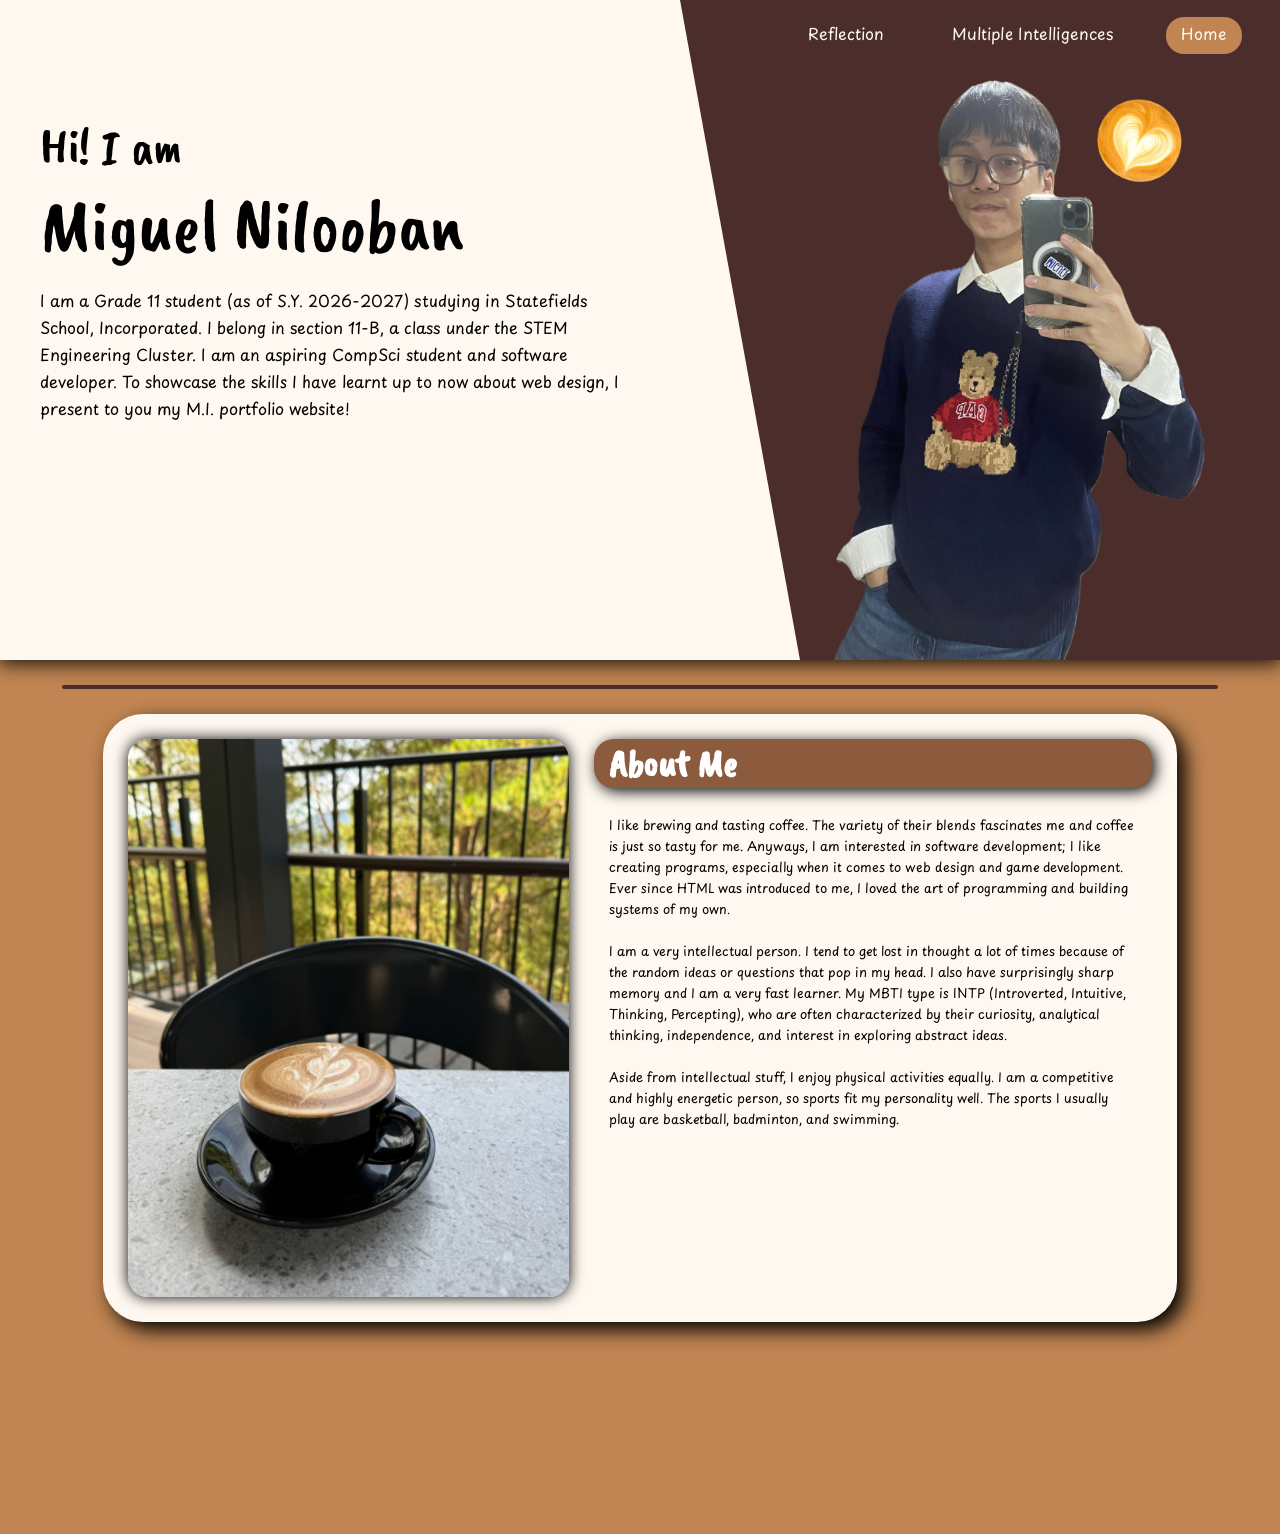
<file: index.html>
<!DOCTYPE html>
<html lang="en">
<head>
    <meta charset="UTF-8">
    <meta name="viewport" content="width=device-width, initial-scale=1.0">
    <title>HOME - M.N. MI Portfolio</title>
    <link rel="stylesheet" href="styles.css">
    <link rel="preconnect" href="https://fonts.googleapis.com">
    <link rel="preconnect" href="https://fonts.gstatic.com" crossorigin>
    <link href="https://fonts.googleapis.com/css2?family=Caveat+Brush&display=swap" rel="stylesheet">
    <link href="https://fonts.googleapis.com/css2?family=Playpen+Sans+Arabic:wght@100..800&display=swap" rel="stylesheet">
</head>
<body>
    <header>
        <div class="NavBar">
            <a href="reflection.html">Reflection</a>
            <a href="MIs.html">Multiple Intelligences</a>
            <a href="#" class="selected">Home</a>
        </div>
    </header>
    <main>
        <div class="flex">
            <section class="flex-section left">
                <div class="divtext">
                    <p class="title-a">Hi! I am</p>
                    <p class="title-b">Miguel Nilooban</p>
                    <p>I am a Grade 11 student (as of S.Y. 2026-2027) studying in Statefields School, Incorporated. I belong in section 11-B, a class under the STEM Engineering Cluster. I am an aspiring CompSci student and software developer. To showcase the skills I have learnt up to now about web design, I present to you my M.I. portfolio website!</p>
                </div>
            </section>
            <section class="flex-section right">
                <img src="Images/Untitled design.png" alt="A picture of myself.. siguro di kinaya yung kapogian ko hahaha ✌️">
            </section>
        </div>
        <hr>
        <section class="info">
            <img src="Images/Coffee.png" alt="A picture of a latte on a table">
            <div class="info-text">
                <div>About Me</div>
                <p>I like brewing and tasting coffee. The variety of their blends fascinates me and coffee is just so tasty for me. Anyways, I am interested in software development; I like creating programs, especially when it comes to web design and game development. Ever since HTML was introduced to me, I loved the art of programming and building systems of my own.<br><br>I am a very intellectual person. I tend to get lost in thought a lot of times because of the random ideas or questions that pop in my head. I also have surprisingly sharp memory and I am a very fast learner. My MBTI type is INTP (Introverted, Intuitive, Thinking, Percepting), who are often characterized by their curiosity, analytical thinking, independence, and interest in exploring abstract ideas.<br><br>Aside from intellectual stuff, I enjoy physical activities equally. I am a competitive and highly energetic person, so sports fit my personality well. The sports I usually play are basketball, badminton, and swimming.</p>
            </div>
        </section>
    </main>
    <br><br><br><br><br><br>
</body>
</html>
</file>
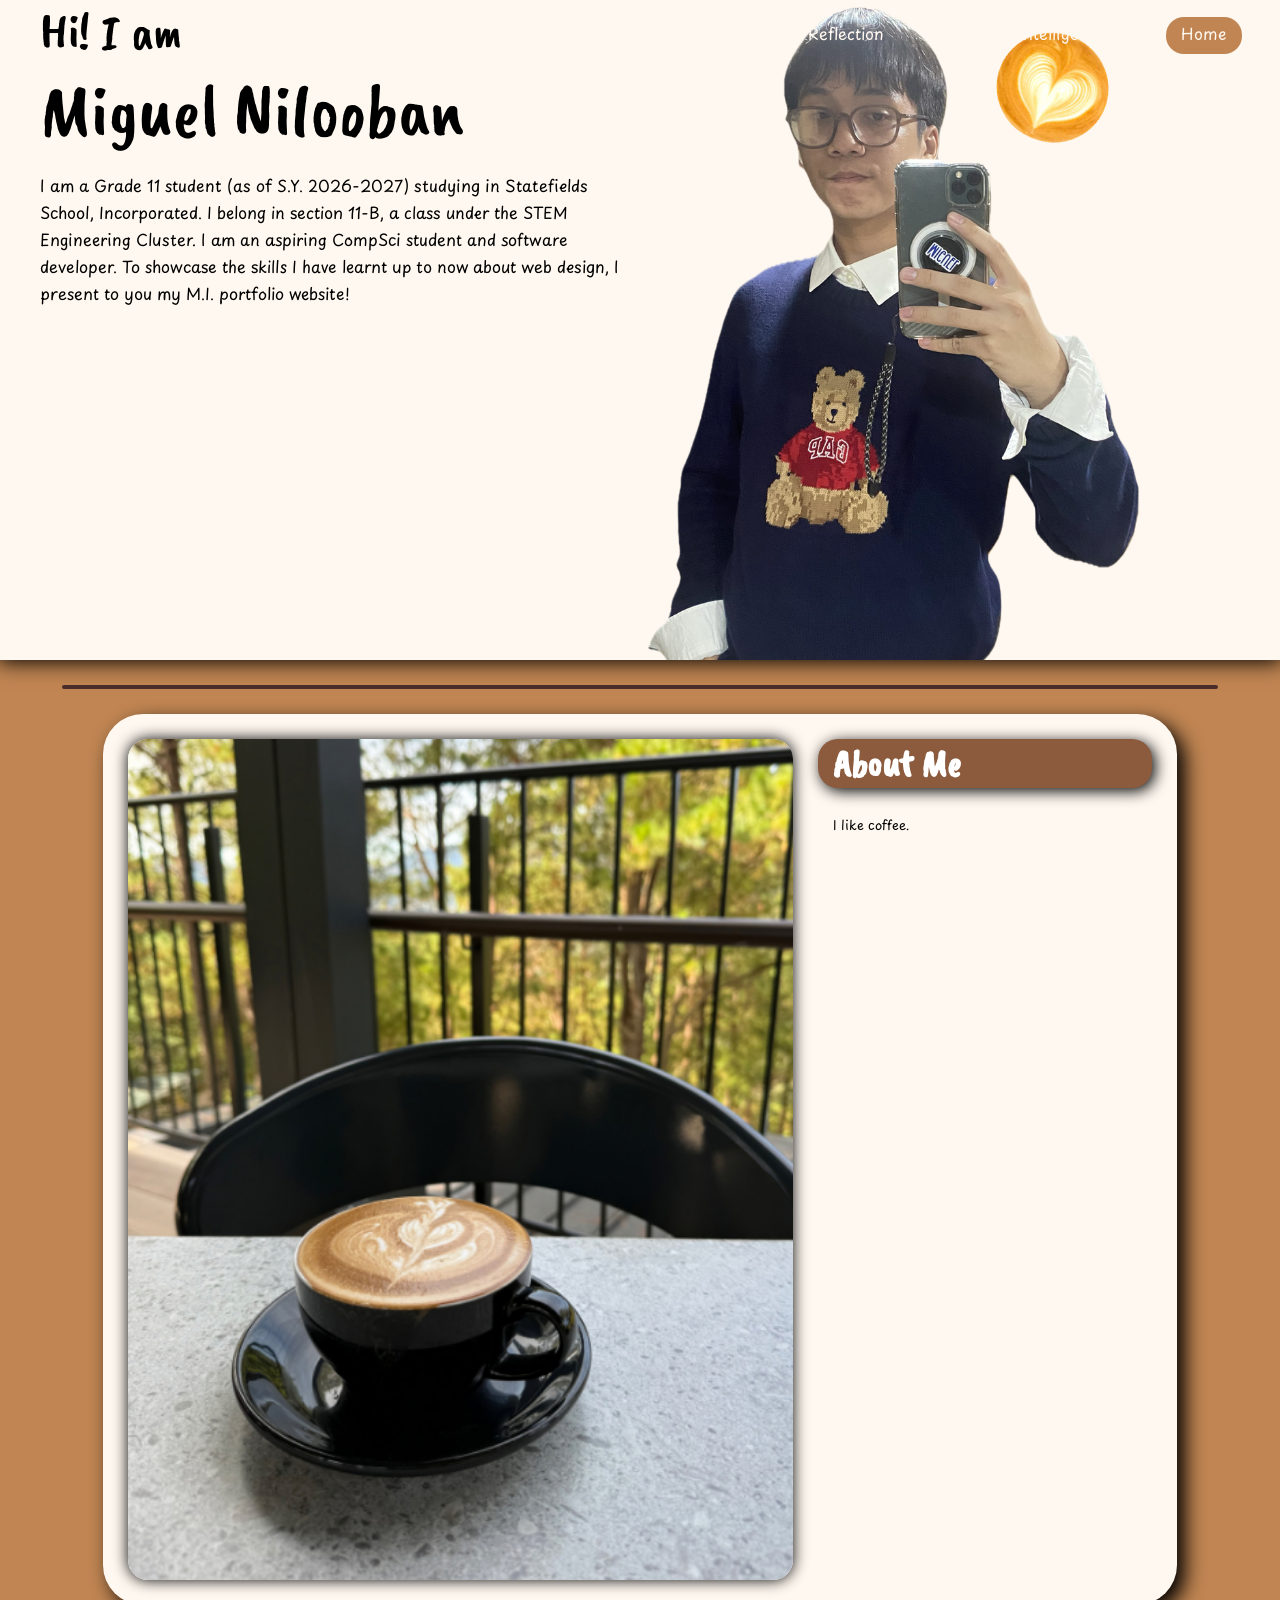
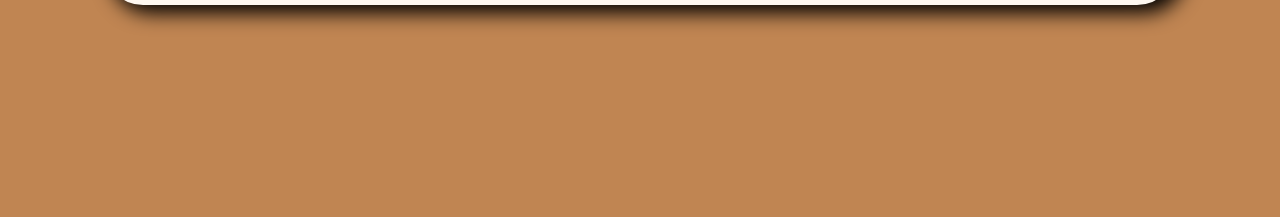
<file: main.html>
<!DOCTYPE html>
<html lang="en">
<head>
    <meta charset="UTF-8">
    <meta name="viewport" content="width=device-width, initial-scale=1.0">
    <title>HOME - M.N. MI Portfolio</title>
    <link rel="stylesheet" href="styles.css">
    <link rel="preconnect" href="https://fonts.googleapis.com">
    <link rel="preconnect" href="https://fonts.gstatic.com" crossorigin>
    <link href="https://fonts.googleapis.com/css2?family=Caveat+Brush&display=swap" rel="stylesheet">
    <link href="https://fonts.googleapis.com/css2?family=Playpen+Sans+Arabic:wght@100..800&display=swap" rel="stylesheet">
</head>
<body>
    <header>
        <div class="NavBar">
            <a href="#">Reflection</a>
            <a href="#">Multiple Intelligences</a>
            <a href="#" class="selected">Home</a>
        </div>
    </header>
    <main>
        <div class="flex">
            <section class="flex-section text">
                <div class="divtext">
                    <p class="title-a">Hi! I am</p>
                    <p class="title-b">Miguel Nilooban</p>
                    <p>I am a Grade 11 student (as of S.Y. 2026-2027) studying in Statefields School, Incorporated. I belong in section 11-B, a class under the STEM Engineering Cluster. I am an aspiring CompSci student and software developer. To showcase the skills I have learnt up to now about web design, I present to you my M.I. portfolio website!</p>
                </div>
            </section>
            <section class="flex-section image">
                <img src="Images/Untitled design.png" alt="A picture of myself.. siguro di kinaya yung kapogian ko hahaha ✌️">
            </section>
        </div>
        <hr>
        <section class="info">
            <img src="Images/Coffee.png">
            <div class="info-text">
                <div>About Me</div>
                <p>I like coffee.</p>
            </div>
        </section>
    </main>
    <br><br><br><br><br><br>
</body>
</html>
</file>
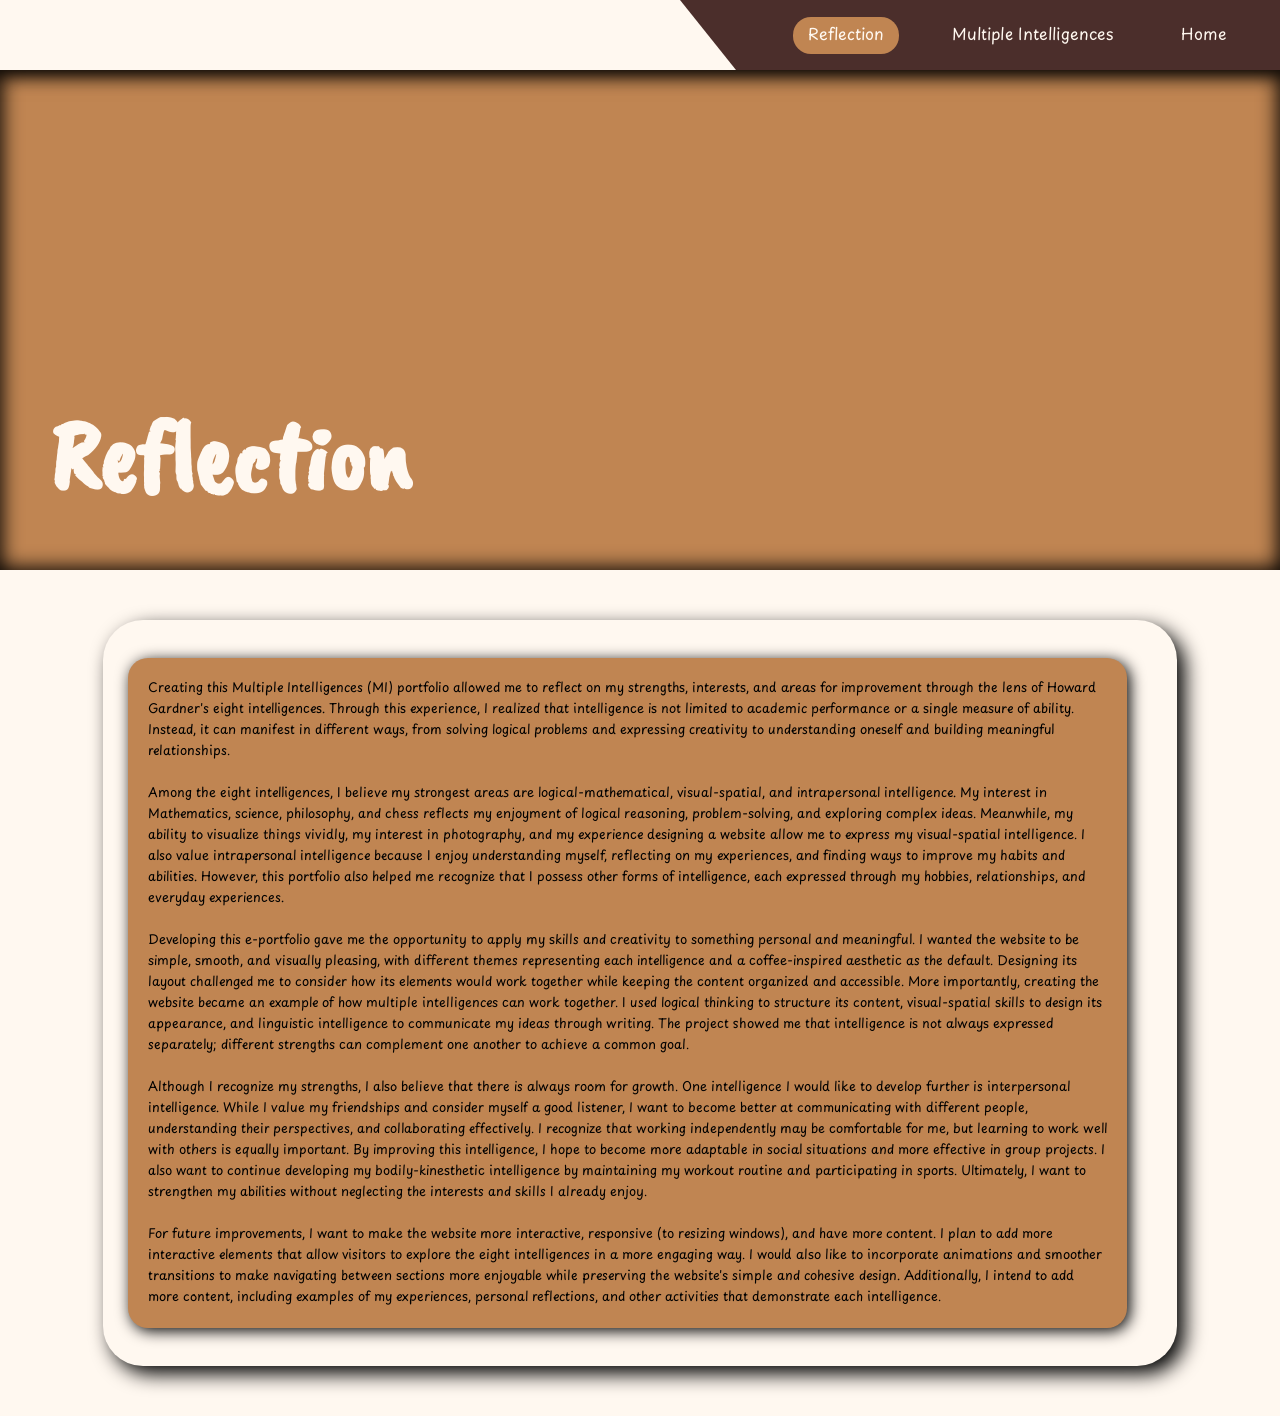
<file: reflection.html>
<!DOCTYPE html>
<html lang="en">
<head>
    <meta charset="UTF-8">
    <meta name="viewport" content="width=device-width, initial-scale=1.0">
    <title>Reflection - M.N. MI Portfolio</title>
    <link rel="stylesheet" href="styles.css">
    <link rel="preconnect" href="https://fonts.googleapis.com">
    <link rel="preconnect" href="https://fonts.gstatic.com" crossorigin>
    <link href="https://fonts.googleapis.com/css2?family=Caveat+Brush&display=swap" rel="stylesheet">
    <link href="https://fonts.googleapis.com/css2?family=Playpen+Sans+Arabic:wght@100..800&display=swap" rel="stylesheet">
    <style>
        body {
            background-color: #FFF8F0;
        }

        .info .info-text p {
            border-radius: 20px;
            padding: 20px;
            background-color: #C08552;
            color: black;
            box-shadow: 3px 3px 15px 0px black;
        }
    </style>
</head>
<body>
    <header>
        <div class="NavBar">
            <a href="#" class="selected">Reflection</a>
            <a href="MIs.html">Multiple Intelligences</a>
            <a href="index.html">Home</a>
        </div>
        <div class="flex nav">
            <section class="flex-section left">
            </section>
            <section class="flex-section right">
            </section>
        </div>
        <section class="title-section">
            <p class="intelligence">Reflection</p>
        </section>
    </header>
    <main>
        <section class="info">
            <div class="info-text">
                <p>Creating this Multiple Intelligences (MI) portfolio allowed me to reflect on my strengths, interests, and areas for improvement through the lens of Howard Gardner's eight intelligences. Through this experience, I realized that intelligence is not limited to academic performance or a single measure of ability. Instead, it can manifest in different ways, from solving logical problems and expressing creativity to understanding oneself and building meaningful relationships.<br><br>
                
                Among the eight intelligences, I believe my strongest areas are logical-mathematical, visual-spatial, and intrapersonal intelligence. My interest in Mathematics, science, philosophy, and chess reflects my enjoyment of logical reasoning, problem-solving, and exploring complex ideas. Meanwhile, my ability to visualize things vividly, my interest in photography, and my experience designing a website allow me to express my visual-spatial intelligence. I also value intrapersonal intelligence because I enjoy understanding myself, reflecting on my experiences, and finding ways to improve my habits and abilities. However, this portfolio also helped me recognize that I possess other forms of intelligence, each expressed through my hobbies, relationships, and everyday experiences.<br><br>
                
                Developing this e-portfolio gave me the opportunity to apply my skills and creativity to something personal and meaningful. I wanted the website to be simple, smooth, and visually pleasing, with different themes representing each intelligence and a coffee-inspired aesthetic as the default. Designing its layout challenged me to consider how its elements would work together while keeping the content organized and accessible. More importantly, creating the website became an example of how multiple intelligences can work together. I used logical thinking to structure its content, visual-spatial skills to design its appearance, and linguistic intelligence to communicate my ideas through writing. The project showed me that intelligence is not always expressed separately; different strengths can complement one another to achieve a common goal.<br><br>
                
                Although I recognize my strengths, I also believe that there is always room for growth. One intelligence I would like to develop further is interpersonal intelligence. While I value my friendships and consider myself a good listener, I want to become better at communicating with different people, understanding their perspectives, and collaborating effectively. I recognize that working independently may be comfortable for me, but learning to work well with others is equally important. By improving this intelligence, I hope to become more adaptable in social situations and more effective in group projects. I also want to continue developing my bodily-kinesthetic intelligence by maintaining my workout routine and participating in sports. Ultimately, I want to strengthen my abilities without neglecting the interests and skills I already enjoy.<br><br>
                
                For future improvements, I want to make the website more interactive, responsive (to resizing windows), and have more content. I plan to add more interactive elements that allow visitors to explore the eight intelligences in a more engaging way. I would also like to incorporate animations and smoother transitions to make navigating between sections more enjoyable while preserving the website's simple and cohesive design. Additionally, I intend to add more content, including examples of my experiences, personal reflections, and other activities that demonstrate each intelligence.</p>
            </div>
        </section>
    </main>
</body>
</html>
</file>
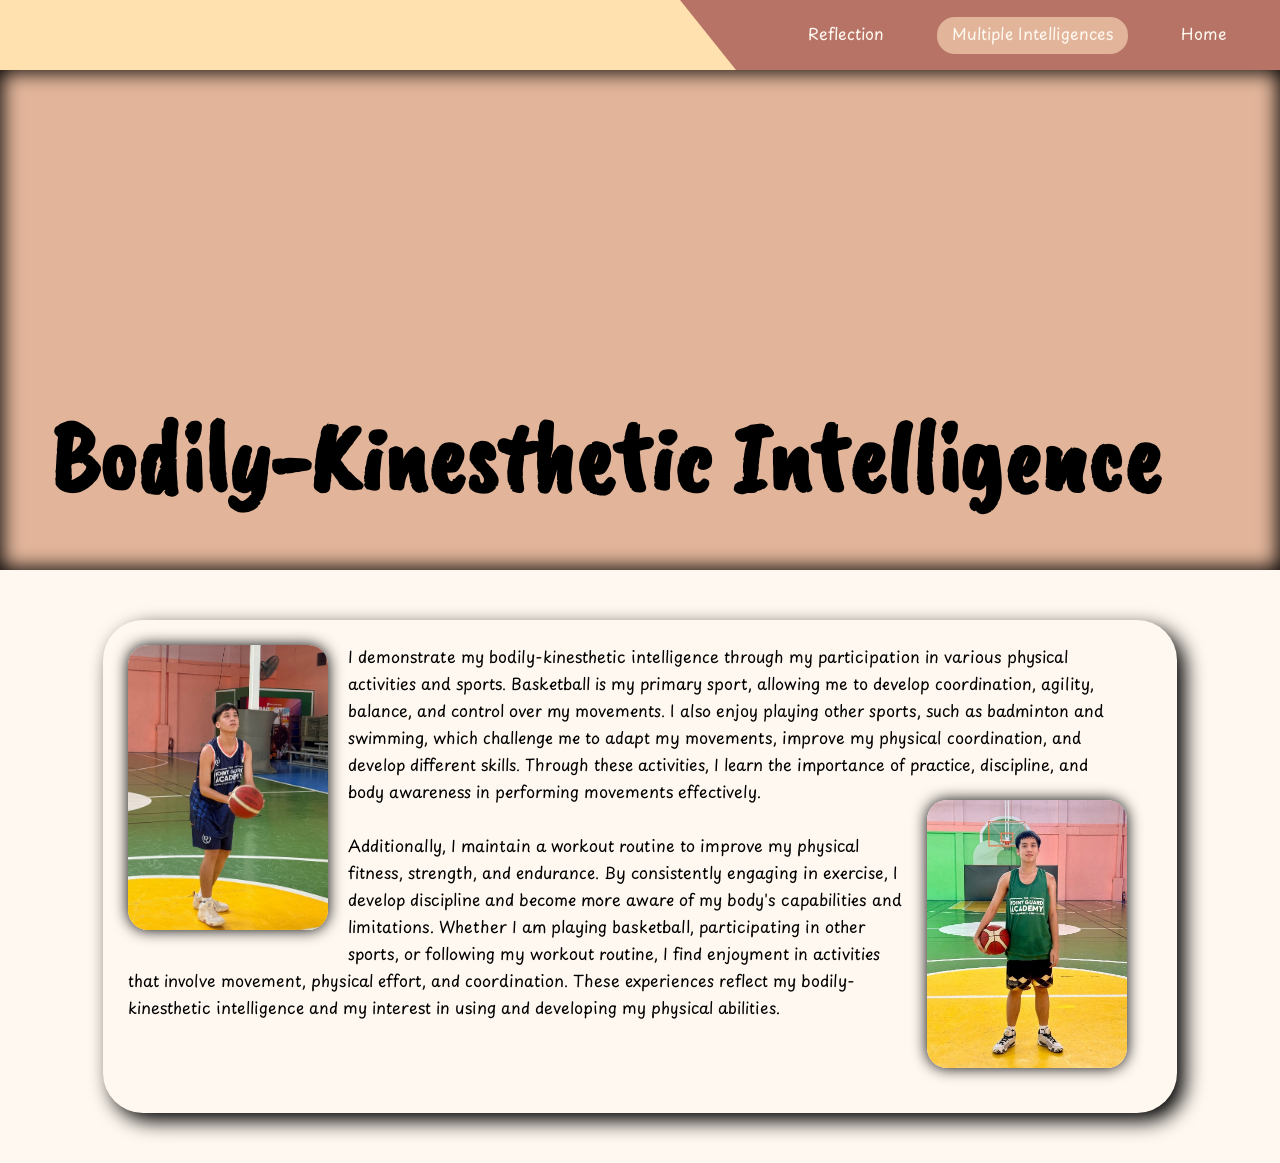
<file: Intelligences/Bodily.html>
<!DOCTYPE html>
<html lang="en">
<head>
    <meta charset="UTF-8">
    <meta name="viewport" content="width=device-width, initial-scale=1.0">
    <title>Bodily-Kinesthetic Intelligence - M.N. MI Portfolio</title>
    <link rel="stylesheet" href="../styles.css">
    <link rel="preconnect" href="https://fonts.googleapis.com">
    <link rel="preconnect" href="https://fonts.gstatic.com" crossorigin>
    <link href="https://fonts.googleapis.com/css2?family=Caveat+Brush&display=swap" rel="stylesheet">
    <link href="https://fonts.googleapis.com/css2?family=Playpen+Sans+Arabic:wght@100..800&display=swap" rel="stylesheet">
</head>
<body class="Bodily">
    <header>
        <div class="NavBar">
            <a href="../reflection.html">Reflection</a>
            <a href="../MIs.html" class="selected">Multiple Intelligences</a>
            <a href="../index.html">Home</a>
        </div>
        <div class="flex nav">
            <section class="flex-section left">
            </section>
            <section class="flex-section right">
            </section>
        </div>
        <section class="title-section">
            <p class="intelligence">Bodily-Kinesthetic Intelligence</p>
        </section>
    </header>
    <main>
        <section class="info">
            <div class="info-text">
                <img src="../Images/Bball1.jpg" alt="A picture of me trying to shoot a basketball" style="width: 20%; float: left; margin: 0 2% 2% 0">
                I demonstrate my bodily-kinesthetic intelligence through my participation in various physical activities and sports. Basketball is my primary sport, allowing me to develop coordination, agility, balance, and control over my movements. I also enjoy playing other sports, such as badminton and swimming, which challenge me to adapt my movements, improve my physical coordination, and develop different skills. Through these activities, I learn the importance of practice, discipline, and body awareness in performing movements effectively.<img src="../Images/Bball2.jpg" alt="A picture of me with a basketball" style="width: 20%; float: right; margin: 2% 0 2% 2%"><br><br>Additionally, I maintain a workout routine to improve my physical fitness, strength, and endurance. By consistently engaging in exercise, I develop discipline and become more aware of my body's capabilities and limitations. Whether I am playing basketball, participating in other sports, or following my workout routine, I find enjoyment in activities that involve movement, physical effort, and coordination. These experiences reflect my bodily-kinesthetic intelligence and my interest in using and developing my physical abilities.
            </div>
        </section>
    </main>
</body>
</html>
</file>
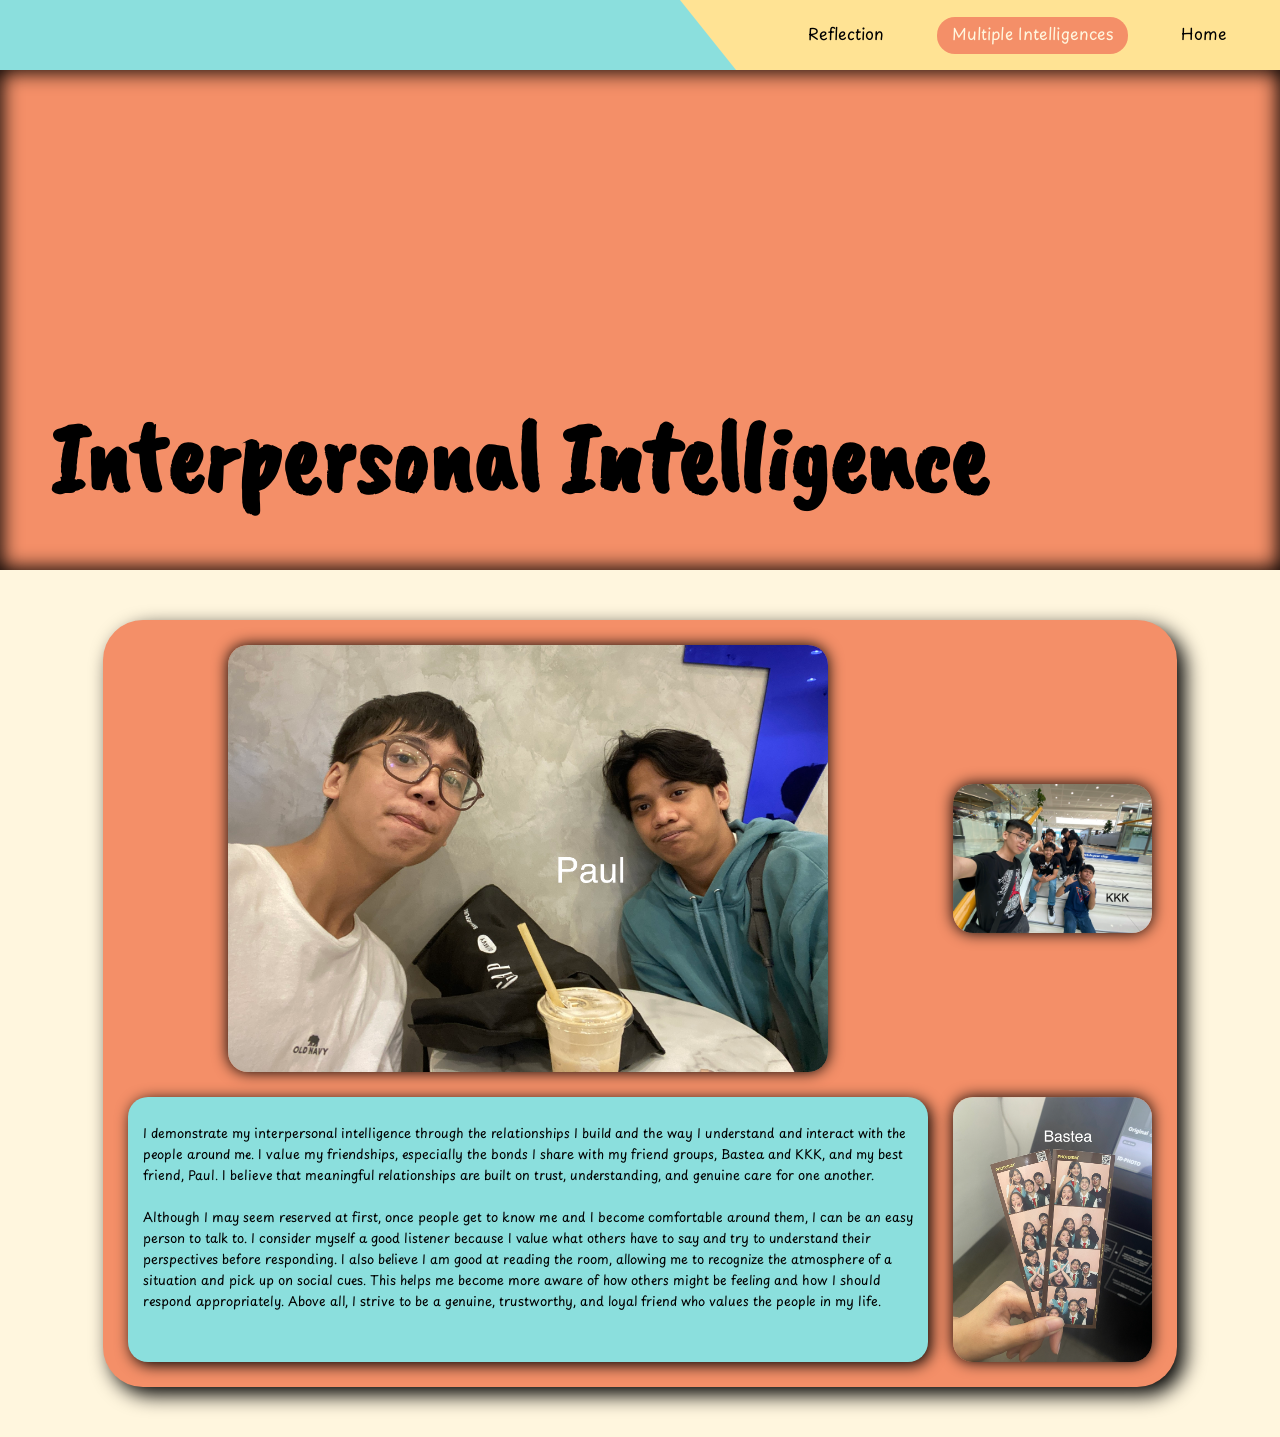
<file: Intelligences/Inter.html>
<!DOCTYPE html>
<html lang="en">
<head>
    <meta charset="UTF-8">
    <meta name="viewport" content="width=device-width, initial-scale=1.0">
    <title>Interpersonal Intelligence - M.N. MI Portfolio</title>
    <link rel="stylesheet" href="../styles.css">
    <link rel="preconnect" href="https://fonts.googleapis.com">
    <link rel="preconnect" href="https://fonts.gstatic.com" crossorigin>
    <link href="https://fonts.googleapis.com/css2?family=Caveat+Brush&display=swap" rel="stylesheet">
    <link href="https://fonts.googleapis.com/css2?family=Playpen+Sans+Arabic:wght@100..800&display=swap" rel="stylesheet">
</head>
<body class="Inter">
    <header>
        <div class="NavBar">
            <a href="../reflection.html">Reflection</a>
            <a href="../MIs.html" class="selected">Multiple Intelligences</a>
            <a href="../index.html">Home</a>
        </div>
        <div class="flex nav">
            <section class="flex-section left">
            </section>
            <section class="flex-section right">
            </section>
        </div>
        <section class="title-section">
            <p class="intelligence">Interpersonal Intelligence</p>
        </section>
    </header>
    <main>
        <section class="info" style="grid-template: '. .''txt .'">
            <img src="../Images/Poru.png" style="width: 600px; margin: 0 auto;">
            <img src="../Images/KKK.png">
            <img src="../Images/Bastea.png">
            <div class="info-text" style="grid-area: txt; width: 800px;">
                <p>I demonstrate my interpersonal intelligence through the relationships I build and the way I understand and interact with the people around me. I value my friendships, especially the bonds I share with my friend groups, Bastea and KKK, and my best friend, Paul. I believe that meaningful relationships are built on trust, understanding, and genuine care for one another.<br><br>Although I may seem reserved at first, once people get to know me and I become comfortable around them, I can be an easy person to talk to. I consider myself a good listener because I value what others have to say and try to understand their perspectives before responding. I also believe I am good at reading the room, allowing me to recognize the atmosphere of a situation and pick up on social cues. This helps me become more aware of how others might be feeling and how I should respond appropriately. Above all, I strive to be a genuine, trustworthy, and loyal friend who values the people in my life.</p>
            </div>
        </section>
    </main>
</body>
</html>
</file>
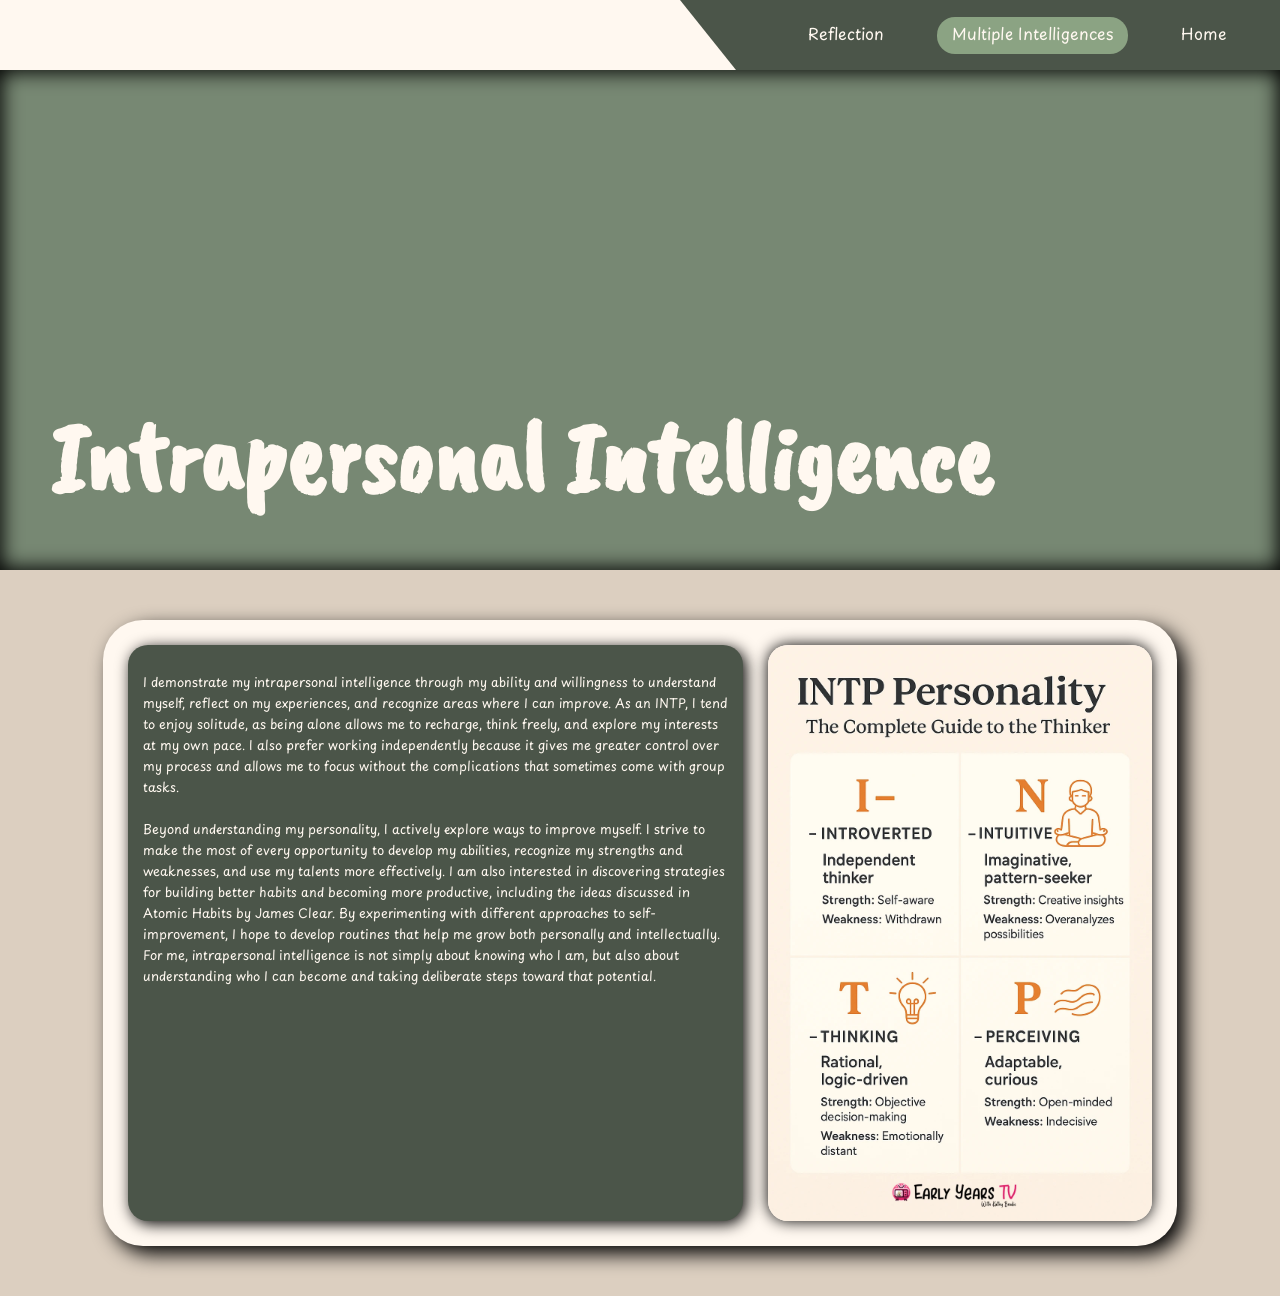
<file: Intelligences/Intra.html>
<!DOCTYPE html>
<html lang="en">
<head>
    <meta charset="UTF-8">
    <meta name="viewport" content="width=device-width, initial-scale=1.0">
    <title>Intrapersonal Intelligence - M.N. MI Portfolio</title>
    <link rel="stylesheet" href="../styles.css">
    <link rel="preconnect" href="https://fonts.googleapis.com">
    <link rel="preconnect" href="https://fonts.gstatic.com" crossorigin>
    <link href="https://fonts.googleapis.com/css2?family=Caveat+Brush&display=swap" rel="stylesheet">
    <link href="https://fonts.googleapis.com/css2?family=Playpen+Sans+Arabic:wght@100..800&display=swap" rel="stylesheet">
</head>
<body class="Intra">
    <header>
        <div class="NavBar">
            <a href="../reflection.html">Reflection</a>
            <a href="../MIs.html" class="selected">Multiple Intelligences</a>
            <a href="../index.html">Home</a>
        </div>
        <div class="flex nav">
            <section class="flex-section left">
            </section>
            <section class="flex-section right">
            </section>
        </div>
        <section class="title-section">
            <p class="intelligence">Intrapersonal Intelligence</p>
        </section>
    </header>
    <main>
        <section class="info">
            <div class="info-text">
                <p>I demonstrate my intrapersonal intelligence through my ability and willingness to understand myself, reflect on my experiences, and recognize areas where I can improve. As an INTP, I tend to enjoy solitude, as being alone allows me to recharge, think freely, and explore my interests at my own pace. I also prefer working independently because it gives me greater control over my process and allows me to focus without the complications that sometimes come with group tasks. <br><br>Beyond understanding my personality, I actively explore ways to improve myself. I strive to make the most of every opportunity to develop my abilities, recognize my strengths and weaknesses, and use my talents more effectively. I am also interested in discovering strategies for building better habits and becoming more productive, including the ideas discussed in Atomic Habits by James Clear. By experimenting with different approaches to self-improvement, I hope to develop routines that help me grow both personally and intellectually. For me, intrapersonal intelligence is not simply about knowing who I am, but also about understanding who I can become and taking deliberate steps toward that potential.</p>
            </div>
            <img src="../Images/INTP.webp" style="width: 30vw;">
        </section>
    </main>
</body>
</html>
</file>
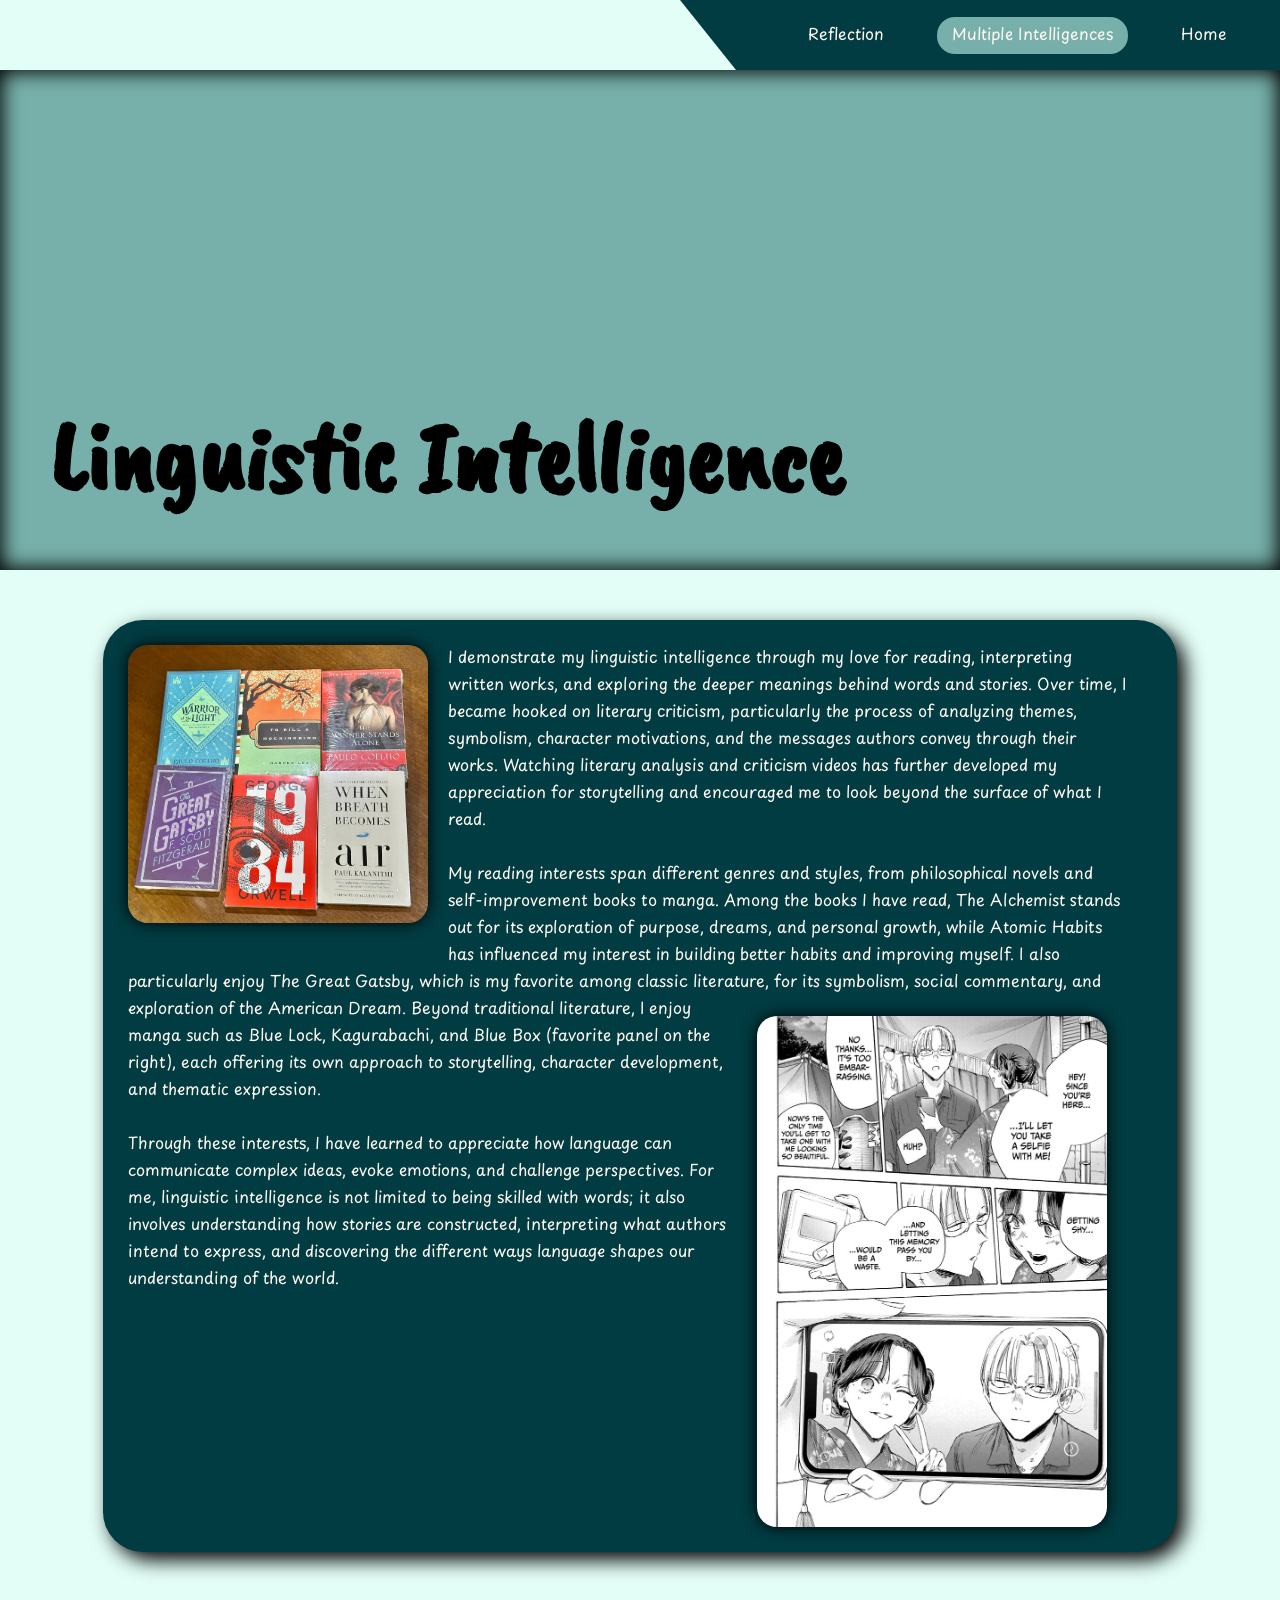
<file: Intelligences/Linguistic.html>
<!DOCTYPE html>
<html lang="en">
<head>
    <meta charset="UTF-8">
    <meta name="viewport" content="width=device-width, initial-scale=1.0">
    <title>Linguistic Intelligence - M.N. MI Portfolio</title>
    <link rel="stylesheet" href="../styles.css">
    <link rel="preconnect" href="https://fonts.googleapis.com">
    <link rel="preconnect" href="https://fonts.gstatic.com" crossorigin>
    <link href="https://fonts.googleapis.com/css2?family=Caveat+Brush&display=swap" rel="stylesheet">
    <link href="https://fonts.googleapis.com/css2?family=Playpen+Sans+Arabic:wght@100..800&display=swap" rel="stylesheet">
</head>
<body class="Logical">
    <header>
        <div class="NavBar">
            <a href="../reflection.html">Reflection</a>
            <a href="../MIs.html" class="selected">Multiple Intelligences</a>
            <a href="../index.html">Home</a>
        </div>
        <div class="flex nav">
            <section class="flex-section left">
            </section>
            <section class="flex-section right">
            </section>
        </div>
        <section class="title-section">
            <p class="intelligence">Linguistic Intelligence</p>
        </section>
    </header>
    <main>
        <section class="info">
            <div class="info-text">
                <img src="../Images/IMG_4617.png" style="width: 30%; float: left; margin: 0 2% 2% 0">
                I demonstrate my linguistic intelligence through my love for reading, interpreting written works, and exploring the deeper meanings behind words and stories. Over time, I became hooked on literary criticism, particularly the process of analyzing themes, symbolism, character motivations, and the messages authors convey through their works. Watching literary analysis and criticism videos has further developed my appreciation for storytelling and encouraged me to look beyond the surface of what I read.<br><br>
                
                My reading interests span different genres and styles, from philosophical novels and self-improvement books to manga. Among the books I have read, The Alchemist stands out for its exploration of purpose, dreams, and personal growth, while Atomic Habits has influenced my interest in building better habits and improving myself. I also particularly enjoy The Great Gatsby, which is my favorite among classic literature, for its symbolism, social commentary, and exploration of the American Dream. <img src="../Images/manga.JPG" style="width: 35%; float: right; margin: 2% 2% 0 2%"> Beyond traditional literature, I enjoy manga such as Blue Lock, Kagurabachi, and Blue Box (favorite panel on the right), each offering its own approach to storytelling, character development, and thematic expression.<br><br>
                
                Through these interests, I have learned to appreciate how language can communicate complex ideas, evoke emotions, and challenge perspectives. For me, linguistic intelligence is not limited to being skilled with words; it also involves understanding how stories are constructed, interpreting what authors intend to express, and discovering the different ways language shapes our understanding of the world.
            </div>
        </section>
    </main>
</body>
</html>
</file>
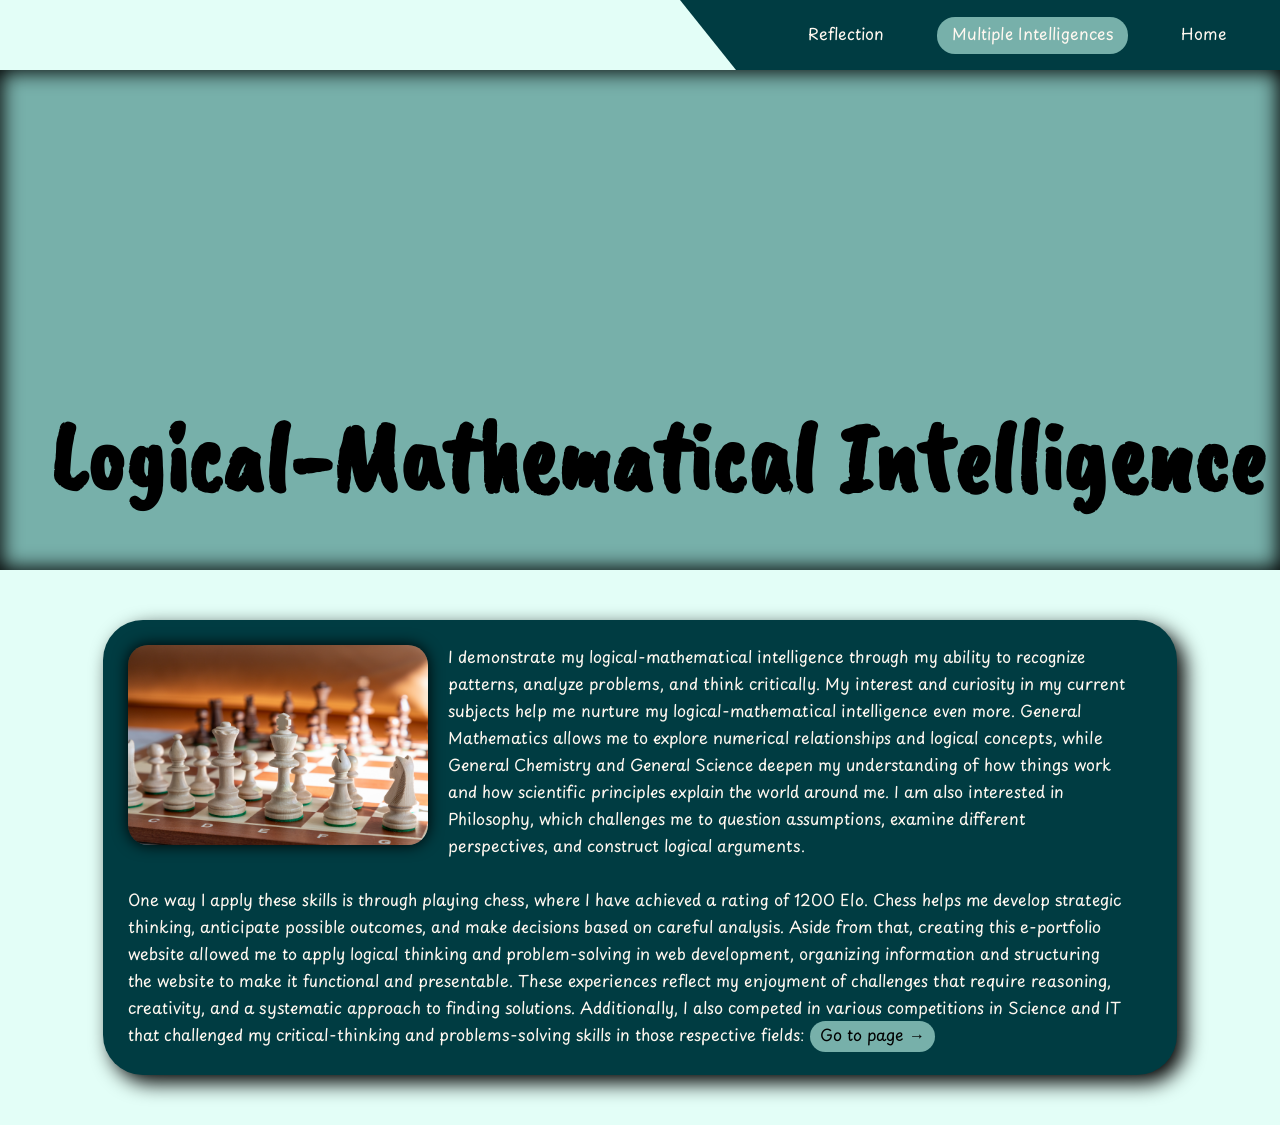
<file: Intelligences/Logical.html>
<!DOCTYPE html>
<html lang="en">
<head>
    <meta charset="UTF-8">
    <meta name="viewport" content="width=device-width, initial-scale=1.0">
    <title>Logical-Mathematical Intelligence - M.N. MI Portfolio</title>
    <link rel="stylesheet" href="../styles.css">
    <link rel="preconnect" href="https://fonts.googleapis.com">
    <link rel="preconnect" href="https://fonts.gstatic.com" crossorigin>
    <link href="https://fonts.googleapis.com/css2?family=Caveat+Brush&display=swap" rel="stylesheet">
    <link href="https://fonts.googleapis.com/css2?family=Playpen+Sans+Arabic:wght@100..800&display=swap" rel="stylesheet">
</head>
<body class="Logical">
    <header>
        <div class="NavBar">
            <a href="../reflection.html">Reflection</a>
            <a href="../MIs.html" class="selected">Multiple Intelligences</a>
            <a href="../index.html">Home</a>
        </div>
        <div class="flex nav">
            <section class="flex-section left">
            </section>
            <section class="flex-section right">
            </section>
        </div>
        <section class="title-section">
            <p class="intelligence">Logical-Mathematical Intelligence</p>
        </section>
    </header>
    <main>
        <section class="info">
            <div class="info-text">
                <img src="../Images/Chess_pieces_close_up.jpg" style="width: 30%; float: left; margin: 0 2% 2% 0">I demonstrate my logical-mathematical intelligence through my ability to recognize patterns, analyze problems, and think critically. My interest and curiosity in my current subjects help me nurture my logical-mathematical intelligence even more. General Mathematics allows me to explore numerical relationships and logical concepts, while General Chemistry and General Science deepen my understanding of how things work and how scientific principles explain the world around me. I am also interested in Philosophy, which challenges me to question assumptions, examine different perspectives, and construct logical arguments.<br><br>

                One way I apply these skills is through playing chess, where I have achieved a rating of 1200 Elo. Chess helps me develop strategic thinking, anticipate possible outcomes, and make decisions based on careful analysis. Aside from that, creating this e-portfolio website allowed me to apply logical thinking and problem-solving in web development, organizing information and structuring the website to make it functional and presentable. These experiences reflect my enjoyment of challenges that require reasoning, creativity, and a systematic approach to finding solutions.

                Additionally, I also competed in various competitions in Science and IT that challenged my critical-thinking and problems-solving skills in those respective fields:
                <a href="Naturalist.html#SciCompList">Go to page →</a>
            </div>
        </section>
    </main>
</body>
</html>
</file>
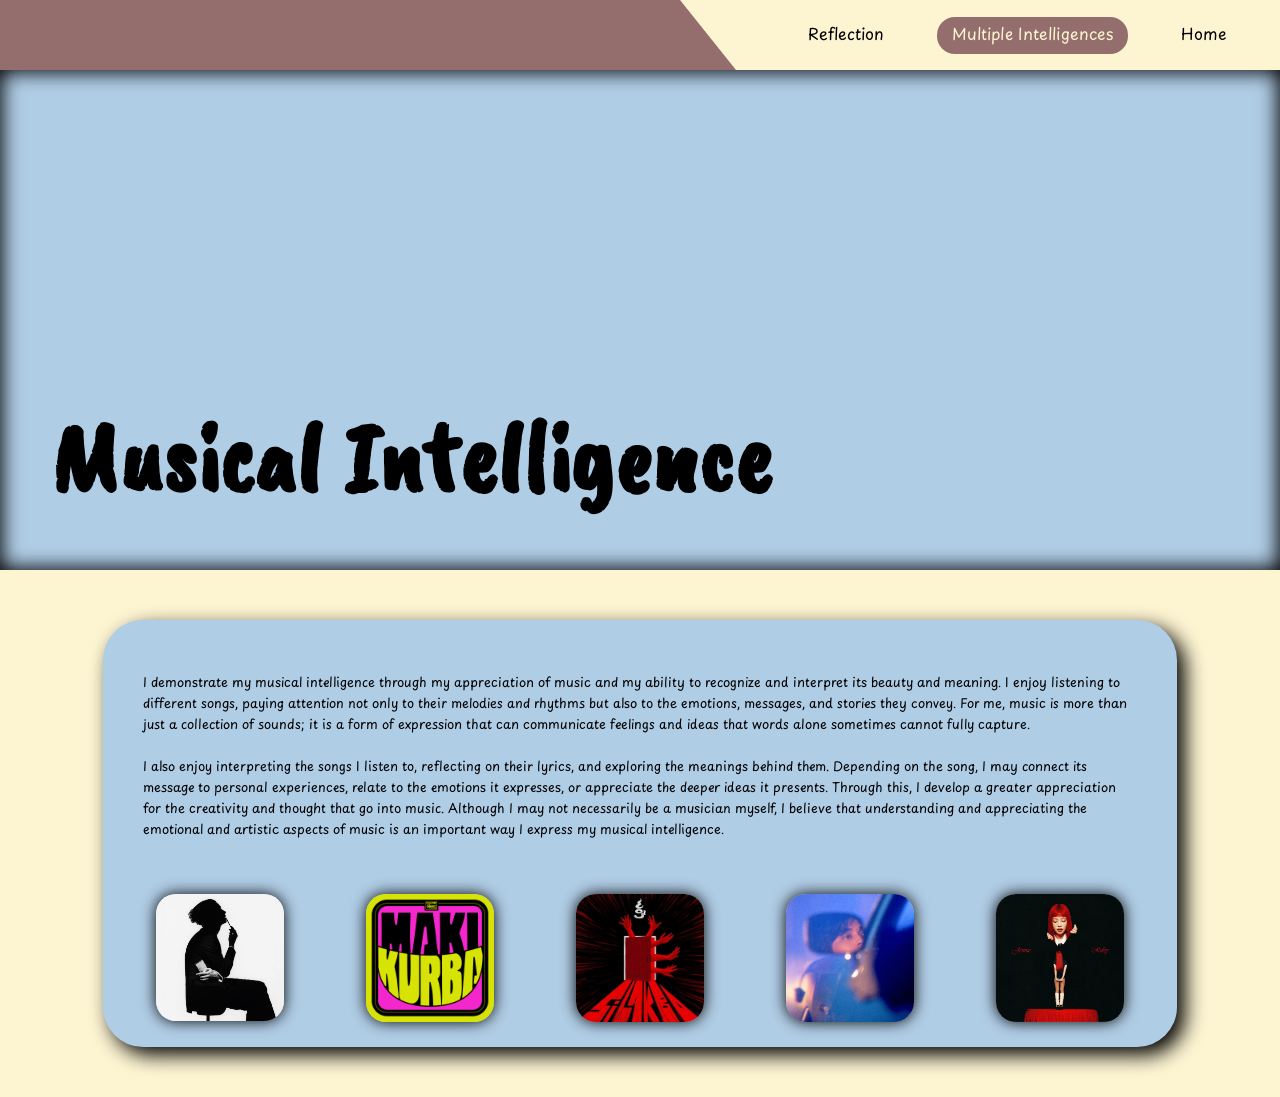
<file: Intelligences/Musical.html>
<!DOCTYPE html>
<html lang="en">
<head>
    <meta charset="UTF-8">
    <meta name="viewport" content="width=device-width, initial-scale=1.0">
    <title>Musical Intelligence - M.N. MI Portfolio</title>
    <link rel="stylesheet" href="../styles.css">
    <link rel="preconnect" href="https://fonts.googleapis.com">
    <link rel="preconnect" href="https://fonts.gstatic.com" crossorigin>
    <link href="https://fonts.googleapis.com/css2?family=Caveat+Brush&display=swap" rel="stylesheet">
    <link href="https://fonts.googleapis.com/css2?family=Playpen+Sans+Arabic:wght@100..800&display=swap" rel="stylesheet">
    <style>
        .info img{
            width: 10vw;
            margin: 0 auto;
            transition: 0.4s;
        }

        .info img:hover {
            width: 11vw;
        }
    </style>
</head>
<body class="Visual">
    <header>
        <div class="NavBar">
            <a href="../reflection.html">Reflection</a>
            <a href="../MIs.html" class="selected">Multiple Intelligences</a>
            <a href="../index.html">Home</a>
        </div>
        <div class="flex nav">
            <section class="flex-section left">
            </section>
            <section class="flex-section right">
            </section>
        </div>
        <section class="title-section">
            <p class="intelligence">Musical Intelligence</p>
        </section>
    </header>
    <main>
        <section class="info" style="grid-template: 'txt txt txt txt txt'; justify-content: space-between;">
            <img src="../Images/AllINeedToHear.jpg">
            <img src="../Images/Kurba.jpg">
            <img src="../Images/Silakbo_-_Cup_of_Joe.jpeg">
            <img src="../Images/Silip.png">
            <img src="../Images/Handlebars.png">
            <div class="info-text" style="grid-area: txt;">
                <p>I demonstrate my musical intelligence through my appreciation of music and my ability to recognize and interpret its beauty and meaning. I enjoy listening to different songs, paying attention not only to their melodies and rhythms but also to the emotions, messages, and stories they convey. For me, music is more than just a collection of sounds; it is a form of expression that can communicate feelings and ideas that words alone sometimes cannot fully capture. <br><br>I also enjoy interpreting the songs I listen to, reflecting on their lyrics, and exploring the meanings behind them. Depending on the song, I may connect its message to personal experiences, relate to the emotions it expresses, or appreciate the deeper ideas it presents. Through this, I develop a greater appreciation for the creativity and thought that go into music. Although I may not necessarily be a musician myself, I believe that understanding and appreciating the emotional and artistic aspects of music is an important way I express my musical intelligence.</p>
            </div>
        </section>
    </main>
</body>
</html>
</file>
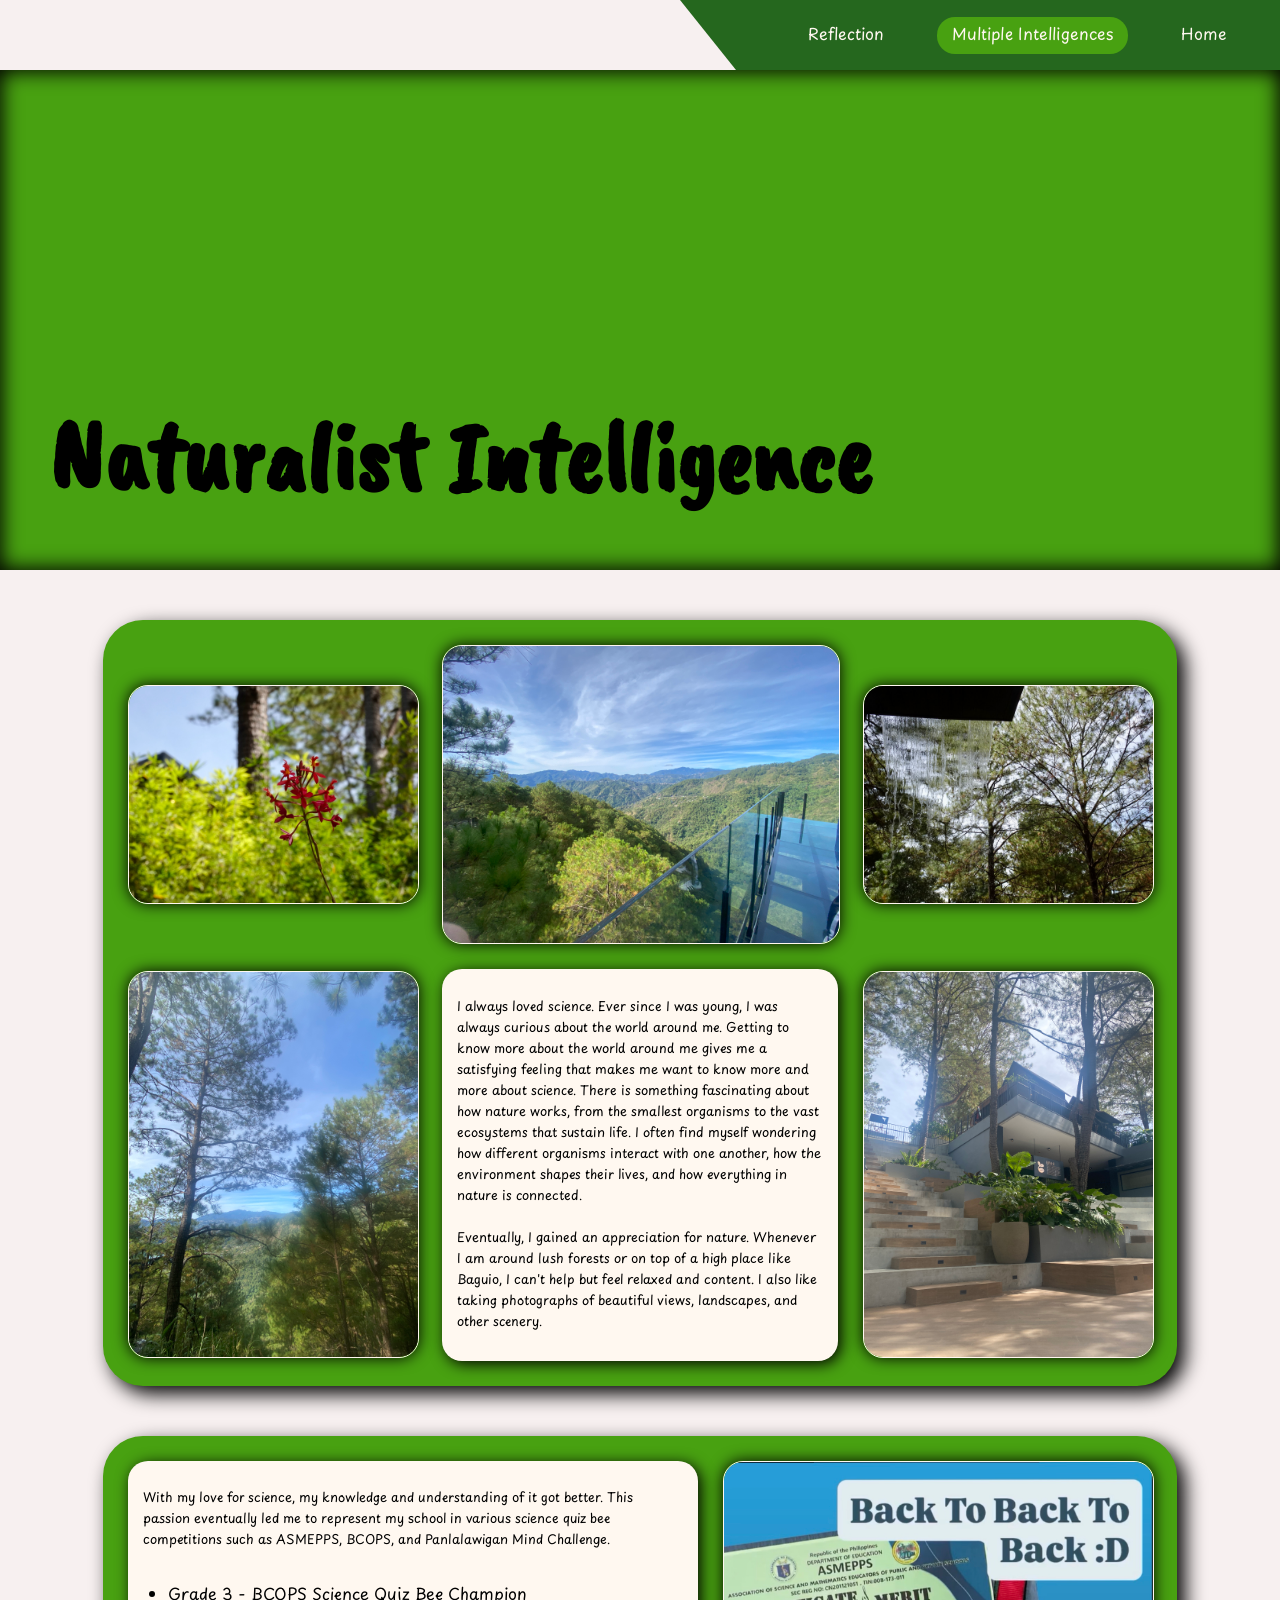
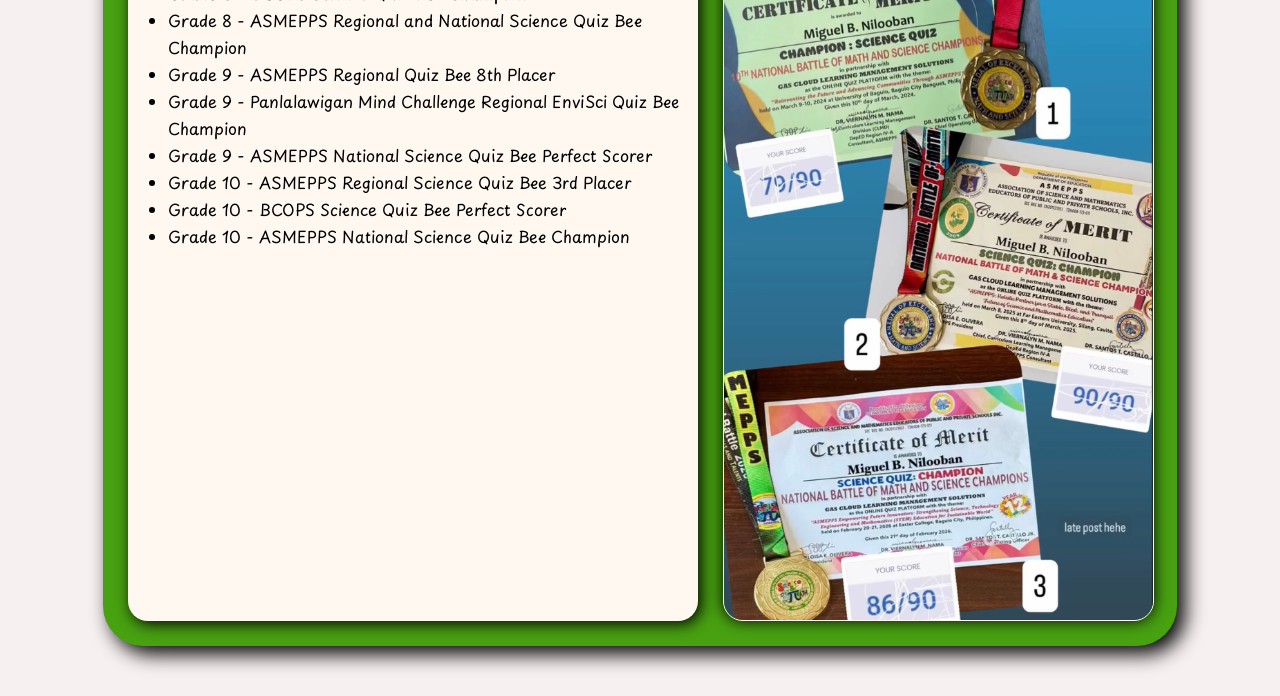
<file: Intelligences/Naturalist.html>
<!DOCTYPE html>
<html lang="en">
<head>
    <meta charset="UTF-8">
    <meta name="viewport" content="width=device-width, initial-scale=1.0">
    <title>Naturalist Intelligence - M.N. MI Portfolio</title>
    <link rel="stylesheet" href="../styles.css">
    <link rel="preconnect" href="https://fonts.googleapis.com">
    <link rel="preconnect" href="https://fonts.gstatic.com" crossorigin>
    <link href="https://fonts.googleapis.com/css2?family=Caveat+Brush&display=swap" rel="stylesheet">
    <link href="https://fonts.googleapis.com/css2?family=Playpen+Sans+Arabic:wght@100..800&display=swap" rel="stylesheet">
</head>
<body class="Naturalist">
    <header>
        <div class="NavBar">
            <a href="../reflection.html">Reflection</a>
            <a href="../MIs.html" class="selected">Multiple Intelligences</a>
            <a href="../index.html">Home</a>
        </div>
        <div class="flex nav">
            <section class="flex-section left">
            </section>
            <section class="flex-section right">
            </section>
        </div>
        <section class="title-section">
            <p class="intelligence">Naturalist Intelligence</p>
        </section>
    </header>
    <main>
        <section class="info" style="grid-template: '. . .' '. txt .';">
            <img src="../Images/DSC00068.jpg" alt="A picture of a flower">
            <img src="../Images/IMG_4664.JPG" alt="A view on Mt. Camisong (i forgot the name of the platform)">
            <img src="../Images/DSC00072.jpg" alt="A picture of trees with water flowing down from a structure">
            <img src="../Images/IMG_4644.JPG" alt="A picture of many beautiful trees">
            <img src="../Images/IMG_4742.JPG" alt="A picture of a structure with a natural theme">
            <div class="info-text" style="grid-area: txt;">
                <p>I always loved science. Ever since I was young, I was always curious about the world around me. Getting to know more about the world around me gives me a satisfying feeling that makes me want to know more and more about science. There is something fascinating about how nature works, from the smallest organisms to the vast ecosystems that sustain life. I often find myself wondering how different organisms interact with one another, how the environment shapes their lives, and how everything in nature is connected.<br><br>Eventually, I gained an appreciation for nature. Whenever I am around lush forests or on top of a high place like Baguio, I can't help but feel relaxed and content. I also like taking photographs of beautiful views, landscapes, and other scenery.</p>
            </div>
        </section>
        <section id="SciCompList" class="info" style="grid-template: 'txt .';">
            <div class="info-text" style="grid-area: txt;">
                <p>With my love for science, my knowledge and understanding of it got better. This passion eventually led me to represent my school in various science quiz bee competitions such as ASMEPPS, BCOPS, and Panlalawigan Mind Challenge.</p>
                <ul>
                    <li>Grade 3 - BCOPS Science Quiz Bee Champion</li>
                    <li>Grade 8 - ASMEPPS Regional and National Science Quiz Bee Champion</li>
                    <li>Grade 9 - ASMEPPS Regional Quiz Bee 8th Placer</li>
                    <li>Grade 9 - Panlalawigan Mind Challenge Regional EnviSci Quiz Bee Champion</li>
                    <li>Grade 9 - ASMEPPS National Science Quiz Bee Perfect Scorer</li>
                    <li>Grade 10 - ASMEPPS Regional Science Quiz Bee 3rd Placer</li>
                    <li>Grade 10 - BCOPS Science Quiz Bee Perfect Scorer</li>
                    <li>Grade 10 - ASMEPPS National Science Quiz Bee Champion</li>
                </ul>
            </div>
            <img src="../Images/IMG_6214.jpg" width="80vw">
        </section>
    </main>
</body>
</html>
</file>
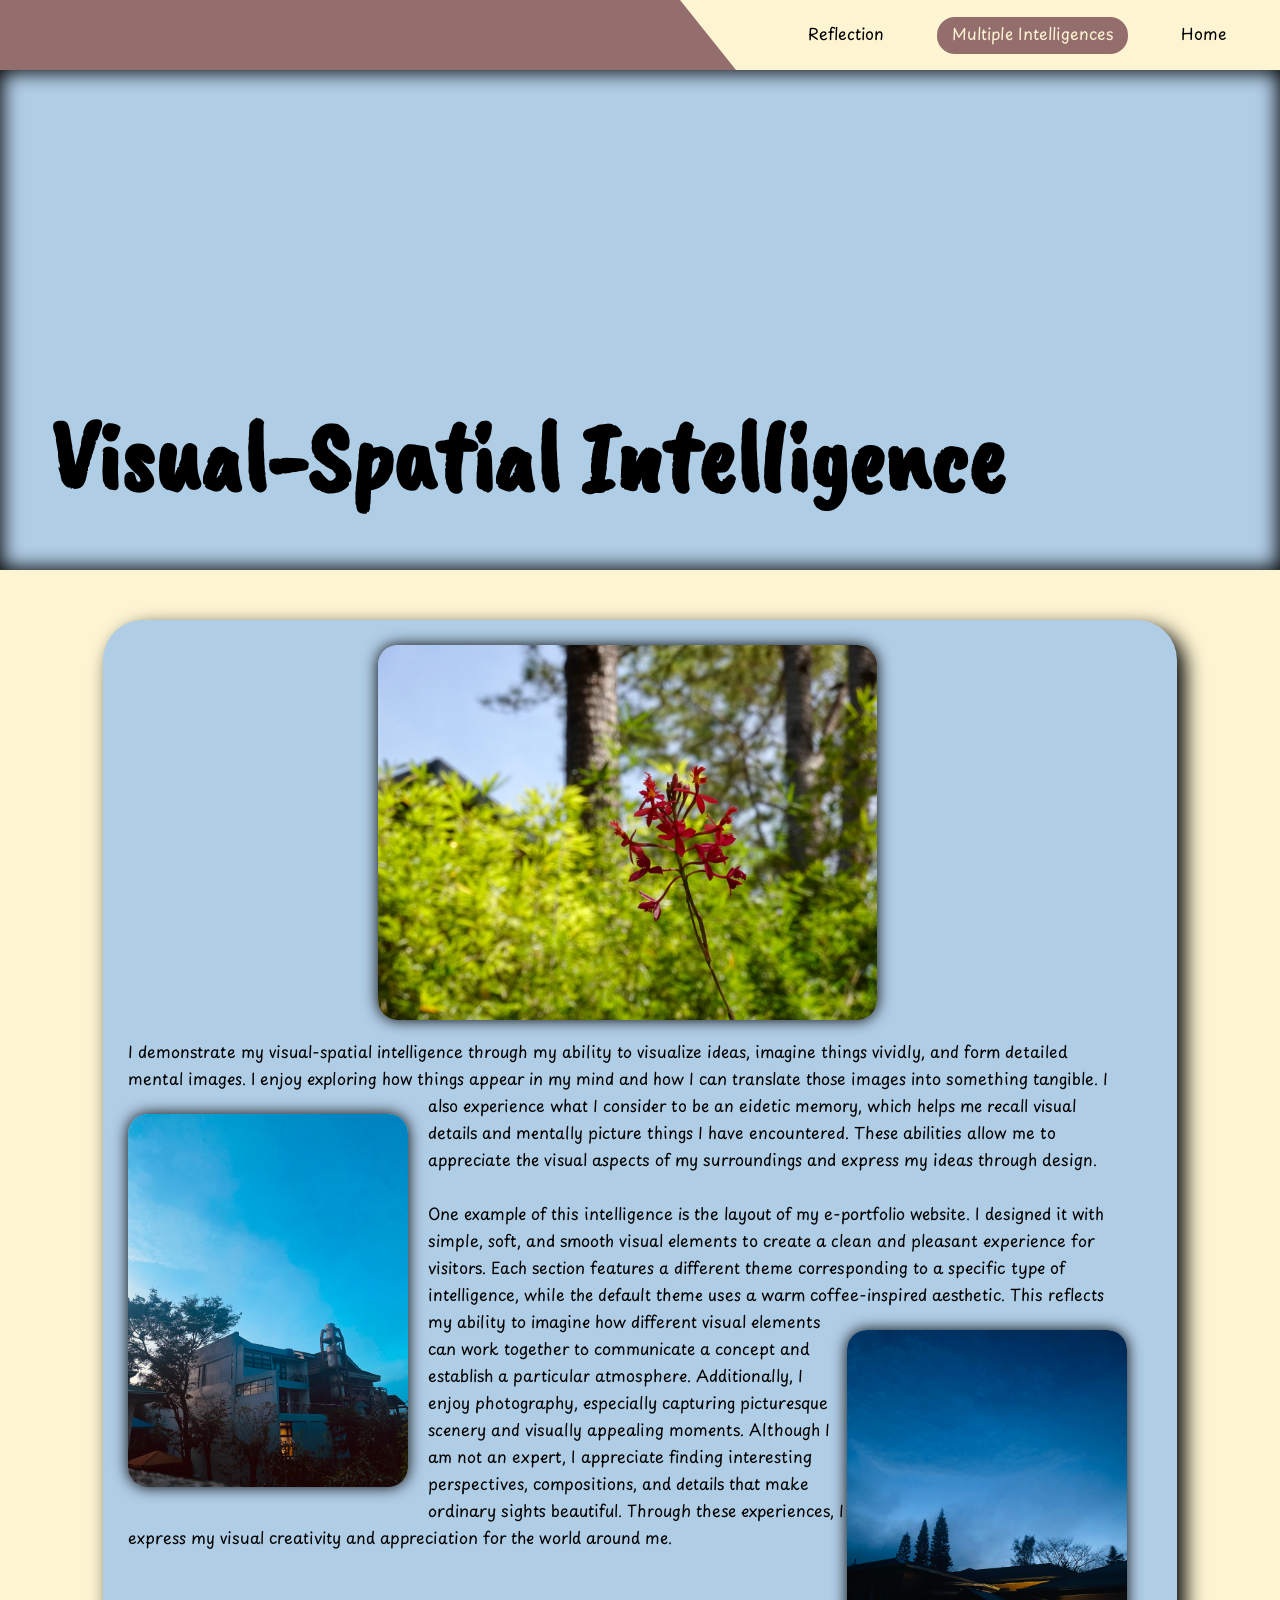
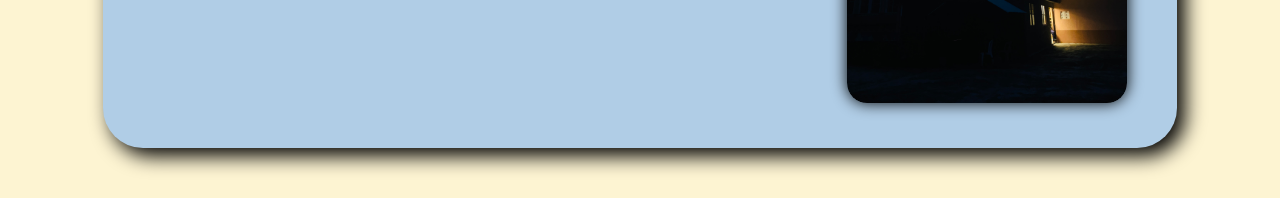
<file: Intelligences/Visual.html>
<!DOCTYPE html>
<html lang="en">
<head>
    <meta charset="UTF-8">
    <meta name="viewport" content="width=device-width, initial-scale=1.0">
    <title>Visual-Spatial Intelligence - M.N. MI Portfolio</title>
    <link rel="stylesheet" href="../styles.css">
    <link rel="preconnect" href="https://fonts.googleapis.com">
    <link rel="preconnect" href="https://fonts.gstatic.com" crossorigin>
    <link href="https://fonts.googleapis.com/css2?family=Caveat+Brush&display=swap" rel="stylesheet">
    <link href="https://fonts.googleapis.com/css2?family=Playpen+Sans+Arabic:wght@100..800&display=swap" rel="stylesheet">
</head>
<body class="Visual">
    <header>
        <div class="NavBar">
            <a href="../reflection.html">Reflection</a>
            <a href="../MIs.html" class="selected">Multiple Intelligences</a>
            <a href="../index.html">Home</a>
        </div>
        <div class="flex nav">
            <section class="flex-section left">
            </section>
            <section class="flex-section right">
            </section>
        </div>
        <section class="title-section">
            <p class="intelligence">Visual-Spatial Intelligence</p>
        </section>
    </header>
    <main>
        <section class="info">
            <div class="info-text">
                <img src="../Images/DSC00068.jpg" alt="A picture of a flower" style="display: block; width: 50%; margin: 0 auto 20px">
                I demonstrate my visual-spatial intelligence through my ability to visualize ideas, imagine things vividly, and form detailed mental images. I enjoy exploring how things appear in my mind and how I can translate those images into something tangible. I also experience what I consider to <img src="../Images/Retreat2.jpg" alt="A picture of a mansion in a bright morning" style="width: 28%; float: left; margin: 2% 2% 2% 0"> be an eidetic memory, which helps me recall visual details and mentally picture things I have encountered. These abilities allow me to appreciate the visual aspects of my surroundings and express my ideas through design.<br><br>
                One example of this intelligence is the layout of my e-portfolio website. I designed it with simple, soft, and smooth visual elements to create a clean and pleasant experience for visitors. Each section features a different theme corresponding to a specific type of intelligence, while the default theme uses a warm coffee-inspired aesthetic. <img src="../Images/Retreat1.jpg" alt="A picture of a house during the early morning" style="width: 28%; float: right; margin: 2% 0 2% 0"> This reflects my ability to imagine how different visual elements can work together to communicate a concept and establish a particular atmosphere. Additionally, I enjoy photography, especially capturing picturesque scenery and visually appealing moments. Although I am not an expert, I appreciate finding interesting perspectives, compositions, and details that make ordinary sights beautiful. Through these experiences, I express my visual creativity and appreciation for the world around me.
            </div>
        </section>
    </main>
</body>
</html>
</file>
<file: styles.css>
body {
    background-color: #C08552;
    margin: 0;
    font-family: "Playpen Sans Arabic", Georgia, serif;
}

hr {
    margin: 25px auto;
    border: 2px solid #4B2E2B;
    border-radius: 15px;
    width: 90%;
}

/*=======================|NAVIGATION BAR|========================*/

.NavBar {
    display: flex;
    justify-content: space-evenly;
    position: absolute;
    left: 59%;
    width: 41%;
    z-index: 1;
    height: 70px;
}

.NavBar a {
    position: relative;
    margin: auto 0;
    color: #FFF8F0;
    padding: 5px 15px;
    box-sizing: border-box;
    white-space: nowrap;
    text-decoration: none;
    border-radius: 18px;
    transition: color 0.4s, background-color 0.4s;
}


.NavBar a.selected {
    background-color: #C08552;
}

.NavBar a:hover {
    background-color: #8C5A3C;
}
/*=======================|FLEX (NAV)|========================*/

.flex {
    position: relative;
    display: flex;
    background-color: #FFF8F0;
    height: 660px;
    box-shadow: 0 0px 20px 2px black;
    overflow: hidden;
}

.flex.nav {
    height: 70px;
    margin-bottom: 50px;
}

.flex-section {
    display: block;
    width: 50%;
}

/*=======================|LEFT FLEX-SECTION|========================*/

.flex-section.left {
    padding: 115px 40px;
}

.divtext {
    width: 600px;
    margin: 0 0 0 auto;
}

.title-a, .title-b {
    font-family: "Caveat Brush", Georgia, serif;
}

.title-a {
    font-size: 50px;
    margin: 0;
}

.title-b {
    font-size: 75px;
    margin: 0;
}

/*=======================|RIGHT FLEX-SECTION|========================*/

.flex-section.right {
    padding: 75px 0 0 0;
    background-color: #4B2E2B;
    clip-path: polygon(0% 0%, 100% 0%, 100% 100%, 20% 100%);
}

.flex.nav .flex-section.right {
    clip-path: polygon(0% 0%, 100% 0%, 100% 100%, 10% 100%);
}

.flex-section.right > img {
    display: block;
    width: auto;
    height: 100%;
    margin: 0 0 0 25%;
}

/*=======================|INFO SECTION|========================*/

.info {
    display: grid;
    grid-template-columns: auto auto;
    grid-gap: 25px;
    background-color: #FFF8F0;
    width: 80%;
    min-width: 700px;
    max-width: 1200px;
    margin: 0 auto 50px;
    padding: 25px;
    border-radius: 40px;
    box-shadow: 8px 8px 20px 0px black;
}

.info img {
    display: inline-block;
    width: 100%;
    align-self: center;
    border-radius: 20px;
    box-shadow: 0 0 15px 0px black;
}

.info a {
    padding: 2px 10px;
    border-radius: 18px;
    background-color: #8C5A3C;
    text-decoration: none;
    color: #FFF8F0;
    transition: color 0.4s, background-color 0.4s;
}

.info a:hover {
    background-color: #4B2E2B;
}

.info-text > div {
    display: block;
    margin-right: auto;
    padding: 0 15px;
    border-radius: 20px;
    background-color: #8C5A3C;
    color: white;
    font-family: "Caveat Brush", Georgia, serif;
    font-weight: bold;
    font-size: 3vw;
    box-shadow: 3px 3px 15px 0px black;
}

.info-text > p {
    padding: 15px;
    font-size: 1vw;
}

/*=======================|MI|========================*/

main.MIs {
    display: grid;
    grid-template-columns: auto auto;
    row-gap: 50px;
}

.MI {
    overflow: hidden;
    display: flex;
    background-color: #FFF8F0;
    width: 90%;
    height: 300px;
    box-shadow: 0 5px 15px 1px black;
}

.MI.left {
    padding: 25px 25px 25px 0;
    border-radius: 0 40px 40px 0;
}

.MI.left * {
    margin-left: 15px;
}

.MI.right {
    flex-direction: row-reverse;
    margin-left: auto;
    padding: 25px 0 25px 25px;
    border-radius: 40px 0 0 40px;
}

.MI.right * {
    margin-right: 15px;
}

.MI img {
    height: inherit;
    border-radius: 20px;
    box-shadow: 0 0 15px 0px black;
    justify-self: center;
}

.MI-text {
    display: flex;
    flex-direction: column;
    width: 100%;
}

.MI-text div {
    width: fit-content;
    padding: 5px 20px;
    border-radius: 20px;
    color: #FFF8F0;
    font-family: "Caveat Brush", Georgia, serif;
    font-weight: bold;
    font-size: min(1.4vw, 40px);
    white-space: nowrap;
    background-color: #8C5A3C;
    box-shadow: 3px 3px 15px 0px black;
}

.MI-text p {
    font-size: min(1vw, 14px);
}

.MI-text .MI-Button {
    align-self: flex-end;
    width: fit-content;
    margin-top: auto;
    padding: 6px 15px;
    background-color: #8C5A3C;
    border-radius: 20px;
    color: #FFF8F0;
    text-decoration: none;
    font-weight: bold;
    font-size: min(1.2vw, 20px);
    transition: color 0.4s, background-color 0.4s;
}

.MI.right .MI-text .MI-Button {
    align-self: flex-start;
}

.MI-text .MI-Button:hover {
    background-color: #C08552;
}

/*=======================|TITLE SECTION|========================*/
.title-section {
    display: flex;
    margin: -50px 0 50px;
    height: 500px;
    background-color: #C08552;
    box-shadow: 0 0 20px 2px black inset;
}

.title-section p.intelligence {
    margin: auto 0 50px 50px;
    font-family: "Caveat Brush", Georgia, serif;
    font-weight: bold;
    font-size: 100px;
    color: #FFF8F0;
}

/*==============================================|THEMES|===============================================*/

/*=======================|NATURALIST THEME|========================*/

body.Naturalist {
    background-color: #F7F0F0;
}

body.Naturalist .flex {
    background-color: #F7F0F0;
    box-shadow: none;
}

body.Naturalist .flex-section.right {
    background-color: #25671E;
}

body.Naturalist .title-section {
    background-color: #48A111;
}

body.Naturalist .title-section p{
    color: black;
}

body.Naturalist .NavBar a.selected {
    background-color: #48A111;
}

body.Naturalist .NavBar a:hover {
    background-color: #36770d;
}

body.Naturalist .info {
    background-color: #48A111;
}

body.Naturalist .info .info-text {
    border-radius: 20px;
    background-color: #FFF8F0;
    color: black;
    box-shadow: 3px 3px 15px 0px black;
}

body.Naturalist .info img {
    border: solid #FFF8F0 1px;
}

/*=======================|LOGICAL (AND LINGUISTIC) THEME|========================*/

body.Logical {
    background-color: #E3FEF7;
}

body.Logical .flex {
    background-color: #E3FEF7;
    box-shadow: none;
}

body.Logical .flex-section.right {
    background-color: #003C42;
}

body.Logical .title-section {
    background-color: #77B0AA;
}

body.Logical .title-section p{
    color: black;
}

body.Logical .NavBar a.selected {
    background-color: #77B0AA;
}

body.Logical .NavBar a:hover {
    background-color: #135D66;
}

body.Logical .info {
    background-color: #003C42;
    color: #FFF8F0;
}

body.Logical .info a {
    background-color: #77B0AA;
    color: black;
    white-space: nowrap;
}

body.Logical .info a:hover {
    background-color: #135D66;
    color: #FFF8F0;
}

/*=======================|VISUAL (AND MUSICAL) THEME|========================*/

body.Visual {
    background-color: #FDF4D2;
}

body.Visual .flex {
    background-color: #946D6D;
    box-shadow: none;
}

body.Visual .flex-section.right {
    background-color: #FDF4D2;
}

body.Visual .title-section {
    background-color: #B0CDE6;
}

body.Visual .title-section p{
    color: black;
}

body.Visual .NavBar a {
    color: black;
}

body.Visual .NavBar a.selected {
    background-color: #946D6D;
    color: #FDF4D2;
}

body.Visual .NavBar a:hover {
    background-color: #5f4949;
    color: #FDF4D2;
}

body.Visual .info {
    background-color: #B0CDE6;
}

/*=======================|BODILY THEME|========================*/

body.Bodily {
    background-color: #FFF8F0;
}

body.Bodily .flex {
    background-color: #FFE1AF;
    box-shadow: none;
}

body.Bodily .flex-section.right {
    background-color: #B77466;
}

body.Bodily .title-section {
    background-color: #E2B59A;
}

body.Bodily .title-section p{
    color: black;
}

body.Bodily .NavBar a.selected {
    background-color: #E2B59A;
}

body.Bodily .NavBar a:hover {
    background-color: #957C62;
}

/*=======================|INTRA THEME|========================*/

body.Intra {
    background-color: #DCCFC0;
}

body.Intra .flex {
    box-shadow: none;
}

body.Intra .flex-section.right {
    background-color: #4b5549;
}

body.Intra .title-section {
    background-color: #778873;
}

body.Intra .NavBar a.selected {
    background-color: #8ba383;
}

body.Intra .NavBar a:hover {
    background-color: #778873;
}

body.Intra .info .info-text {
    border-radius: 20px;
    background-color: #4b5549;
    color: #FFF8F0;
    box-shadow: 3px 3px 15px 0px black;
}

/*=======================|INTER THEME|========================*/

body.Inter {
    background-color: #FFF6DE;
}

body.Inter .flex {
    background-color: #8BDFDD;
    box-shadow: none;
}

body.Inter .flex-section.right {
    background-color: #FFE394;
}

body.Inter .title-section {
    background-color: #F48F68;
}

body.Inter .title-section p{
    color: black;
}

body.Inter .NavBar a {
    color: black;
}

body.Inter .NavBar a.selected {
    background-color: #F48F68;
    color: #FFF6DE;
}

body.Inter .NavBar a:hover {
    background-color: #8BDFDD;
    color: black;
}

body.Inter .info {
    background-color: #F48F68;
}

body.Inter .info .info-text {
    border-radius: 20px;
    background-color: #8BDFDD;
    color: black;
    box-shadow: 3px 3px 15px 0px black;
}
</file>
